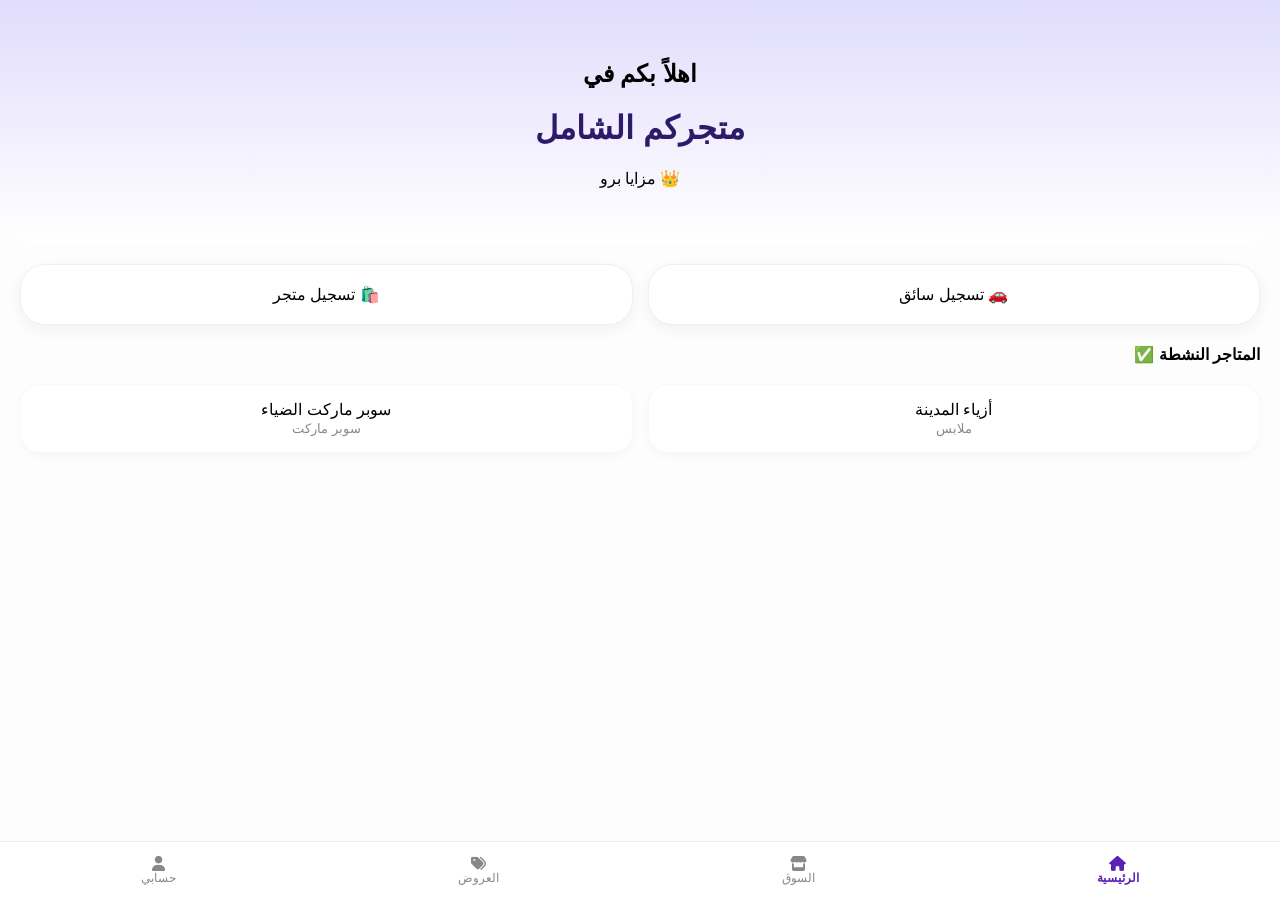
<file: templates/index.html>
<!DOCTYPE html>
<html lang="ar" dir="rtl">
<head>
    <meta charset="UTF-8">
    <meta name="viewport" content="width=device-width, initial-scale=1.0">
    <link rel="stylesheet" href="https://cdnjs.cloudflare.com/ajax/libs/font-awesome/6.0.0/css/all.min.css">
    <style>
        body { font-family: sans-serif; background: #fdfdfd; margin: 0; padding-bottom: 90px; }
        .hero { background: linear-gradient(180deg, #e0dcfc 0%, #ffffff 100%); padding: 40px 20px; text-align: center; border-radius: 0 0 40px 40px; }
        .grid-main { display: grid; grid-template-columns: 1fr 1fr; gap: 15px; padding: 20px; }
        .card-big { background: white; padding: 20px; border-radius: 25px; box-shadow: 0 5px 15px rgba(0,0,0,0.05); text-align: center; border: 1px solid #f0f0f0; }
        .store-grid { display: grid; grid-template-columns: 1fr 1fr; gap: 15px; padding: 20px; }
        .store-card { background: white; padding: 15px; border-radius: 20px; box-shadow: 0 3px 10px rgba(0,0,0,0.03); text-align: center; border: 1px solid #f9f9f9; }
        .nav-bar { position: fixed; bottom: 0; width: 100%; background: white; display: flex; justify-content: space-around; padding: 15px 0; border-top: 1px solid #eee; z-index: 1000; }
        .nav-item { text-align: center; color: #888; font-size: 12px; cursor: pointer; }
        .nav-item.active { color: #5b21b6; font-weight: bold; }
    </style>
</head>
<body>
    <div class="hero">
        <h2>اهلاً بكم في</h2>
        <h1 style="color: #2d1b69;">متجركم الشامل</h1>
        <p>👑 مزايا برو</p>
    </div>
    <div class="grid-main">
        <div class="card-big">🚗 تسجيل سائق</div>
        <div class="card-big">🛍️ تسجيل متجر</div>
    </div>
    <div style="padding: 0 20px; font-weight: bold;">المتاجر النشطة ✅</div>
    <div class="store-grid">
        <div class="store-card">أزياء المدينة<br><small style="color: #888;">ملابس</small></div>
        <div class="store-card">سوبر ماركت الضياء<br><small style="color: #888;">سوبر ماركت</small></div>
    </div>
    <div class="nav-bar">
        <div class="nav-item active"><i class="fas fa-home fa-lg"></i><br>الرئيسية</div>
        <div class="nav-item"><i class="fas fa-store fa-lg"></i><br>السوق</div>
        <div class="nav-item"><i class="fas fa-tags fa-lg"></i><br>العروض</div>
        <div class="nav-item"><i class="fas fa-user fa-lg"></i><br>حسابي</div>
    </div>
</body>
</html>
</file>
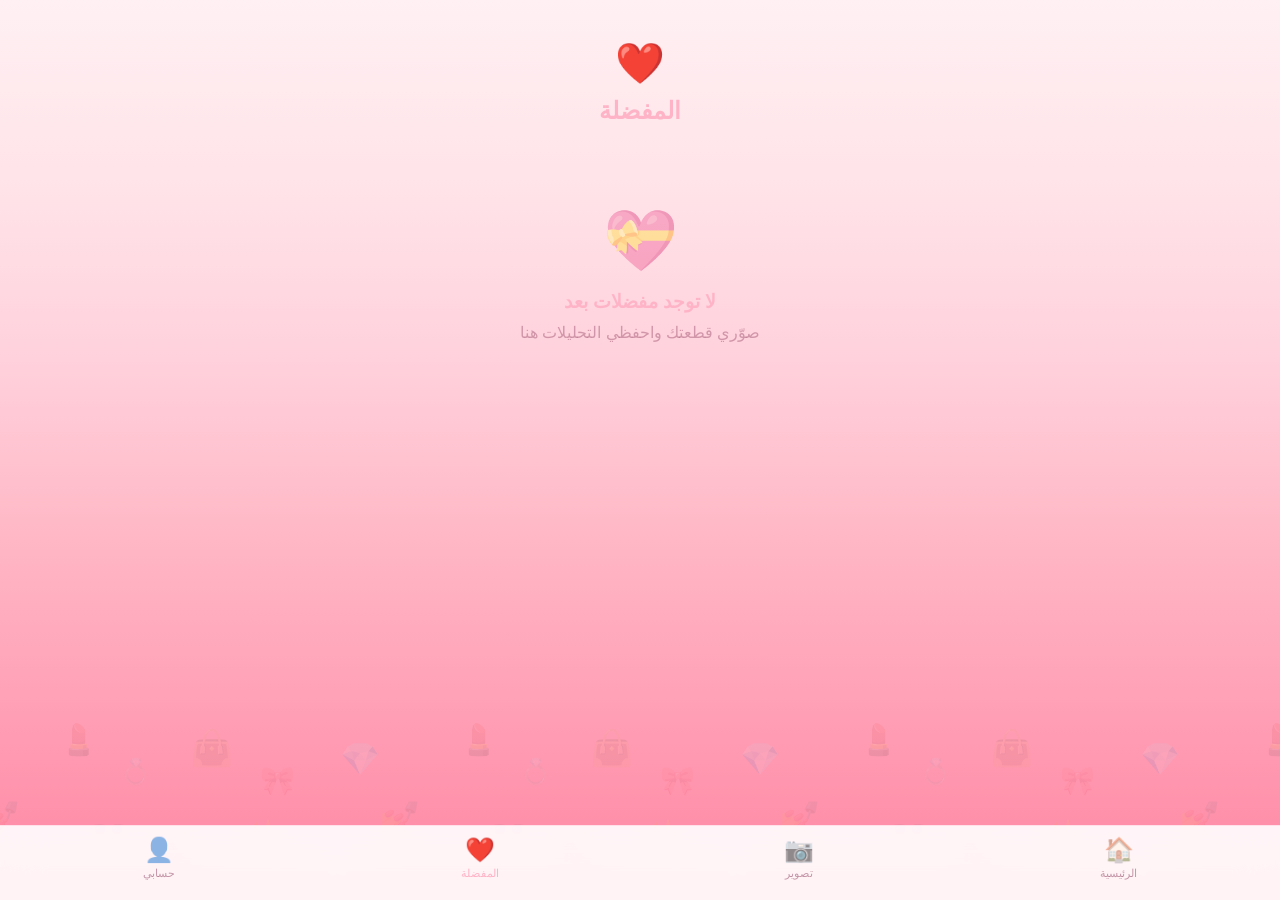
<file: favorites.html>
<!DOCTYPE html>
<html lang="ar" dir="rtl">
<head>
<meta charset="UTF-8">
<meta name="viewport" content="width=device-width, initial-scale=1.0">
<title>المفضلة - M&H</title>
<style>
* { margin: 0; padding: 0; box-sizing: border-box; }
body {
    font-family: 'Segoe UI', Tahoma, sans-serif;
    background: linear-gradient(180deg, #fff0f3 0%, #ffe4e9 20%, #ffd1dc 40%, #ffb7c5 60%, #ff9eb5 80%, #ff85a2 100%);
    min-height: 100vh;
    color: #8b3a5a;
    overflow-x: hidden;
    padding-bottom: 90px;
}
.bg-accessories {
    position: fixed;
    bottom: 0;
    left: 0;
    right: 0;
    height: 200px;
    background: url("data:image/svg+xml,%3Csvg xmlns='http://www.w3.org/2000/svg' viewBox='0 0 400 200'%3E%3Ctext x='20' y='50' font-size='30' opacity='0.1'%3E💄%3C/text%3E%3Ctext x='80' y='80' font-size='25' opacity='0.08'%3E💍%3C/text%3E%3Ctext x='150' y='60' font-size='35' opacity='0.1'%3E👜%3C/text%3E%3Ctext x='220' y='90' font-size='28' opacity='0.08'%3E🎀%3C/text%3E%3Ctext x='300' y='70' font-size='32' opacity='0.1'%3E💎%3C/text%3E%3Ctext x='50' y='140' font-size='30' opacity='0.08'%3E🕶️%3C/text%3E%3Ctext x='120' y='160' font-size='26' opacity='0.1'%3E👠%3C/text%3E%3Ctext x='200' y='150' font-size='35' opacity='0.08'%3E✨%3C/text%3E%3Ctext x='280' y='170' font-size='28' opacity='0.1'%3E🌸%3C/text%3E%3Ctext x='340' y='130' font-size='32' opacity='0.08'%3E💅%3C/text%3E%3C/svg%3E") repeat-x bottom;
    pointer-events: none;
    z-index: 0;
}
.container { max-width: 420px; margin: 0 auto; padding: 20px 15px; position: relative; z-index: 1; }
.header { text-align: center; padding: 20px 0; }
.header h1 { font-size: 24px; color: #ffb3c6; }
.header .heart-big { font-size: 40px; display: block; margin-bottom: 10px; }
.empty-state { text-align: center; padding: 60px 20px; color: rgba(139,58,90,0.4); }
.empty-state .icon { font-size: 60px; margin-bottom: 15px; display: block; }
.empty-state h3 { color: #ffb3c6; margin-bottom: 10px; }
.favorites-list { display: flex; flex-direction: column; gap: 15px; }
.fav-card {
    background: rgba(255,255,255,0.7);
    backdrop-filter: blur(10px);
    border-radius: 20px;
    padding: 18px;
    border: 1px solid rgba(255,179,198,0.3);
    position: relative;
}
.fav-card .fav-date { color: rgba(139,58,90,0.4); font-size: 11px; margin-bottom: 8px; }
.fav-card .fav-content { color: rgba(139,58,90,0.85); font-size: 13px; line-height: 1.8; max-height: 100px; overflow: hidden; }
.fav-card .fav-actions { display: flex; gap: 10px; margin-top: 12px; }
.fav-card .fav-actions button { flex: 1; padding: 10px; border: none; border-radius: 12px; font-size: 12px; font-weight: 600; cursor: pointer; }
.btn-view { background: linear-gradient(135deg, #ff6b9d, #c44569); color: white; }
.btn-delete { background: rgba(255,255,255,0.6); color: #ff6b6b; }
.nav-bar {
    position: fixed;
    bottom: 0;
    left: 0;
    right: 0;
    background: rgba(255,255,255,0.9);
    backdrop-filter: blur(20px);
    display: flex;
    justify-content: space-around;
    padding: 10px 0 20px;
    border-top: 1px solid rgba(255,179,198,0.3);
    z-index: 100;
}
.nav-item { text-align: center; color: rgba(139,58,90,0.5); text-decoration: none; font-size: 11px; transition: all 0.3s; }
.nav-item.active { color: #ffb3c6; }
.nav-item span { font-size: 24px; display: block; margin-bottom: 3px; }
</style>
</head>
<body>
<div class="bg-accessories"></div>
<div class="container">
    <div class="header">
        <span class="heart-big">❤️</span>
        <h1>المفضلة</h1>
    </div>
    <div id="favoritesContainer">
        <div class="empty-state" id="emptyState">
            <span class="icon">💝</span>
            <h3>لا توجد مفضلات بعد</h3>
            <p>صوّري قطعتك واحفظي التحليلات هنا</p>
        </div>
        <div class="favorites-list" id="favoritesList" style="display:none;"></div>
    </div>
</div>
<nav class="nav-bar">
    <a href="home.html" class="nav-item"><span>🏠</span>الرئيسية</a>
    <a href="camera.html" class="nav-item"><span>📷</span>تصوير</a>
    <a href="favorites.html" class="nav-item active"><span>❤️</span>المفضلة</a>
    <a href="profile.html" class="nav-item"><span>👤</span>حسابي</a>
</nav>
<script>
function loadFavorites() {
    const favorites = JSON.parse(localStorage.getItem('mh_favorites') || '[]');
    const emptyState = document.getElementById('emptyState');
    const list = document.getElementById('favoritesList');
    if (favorites.length === 0) {
        emptyState.style.display = 'block';
        list.style.display = 'none';
        return;
    }
    emptyState.style.display = 'none';
    list.style.display = 'flex';
    list.innerHTML = '';
    favorites.reverse().forEach((fav, index) => {
        const card = document.createElement('div');
        card.className = 'fav-card';
        card.innerHTML = `
            <div class="fav-date">📅 ${fav.date || 'غير معروف'}</div>
            <div class="fav-content">${fav.content ? fav.content.substring(0, 150) + '...' : 'تحليل قطعة ملابس'}</div>
            <div class="fav-actions">
                <button class="btn-view" onclick="viewFavorite(${favorites.length - 1 - index})">👁️ عرض</button>
                <button class="btn-delete" onclick="deleteFavorite(${favorites.length - 1 - index})">🗑️ حذف</button>
            </div>
        `;
        list.appendChild(card);
    });
}
function deleteFavorite(index) {
    let favorites = JSON.parse(localStorage.getItem('mh_favorites') || '[]');
    favorites.splice(index, 1);
    localStorage.setItem('mh_favorites', JSON.stringify(favorites));
    loadFavorites();
}
function viewFavorite(index) {
    let favorites = JSON.parse(localStorage.getItem('mh_favorites') || '[]');
    const fav = favorites[index];
    if (fav) { alert(fav.content || 'لا يوجد محتوى'); }
}
loadFavorites();
</script>
</body>
</html>
</file>
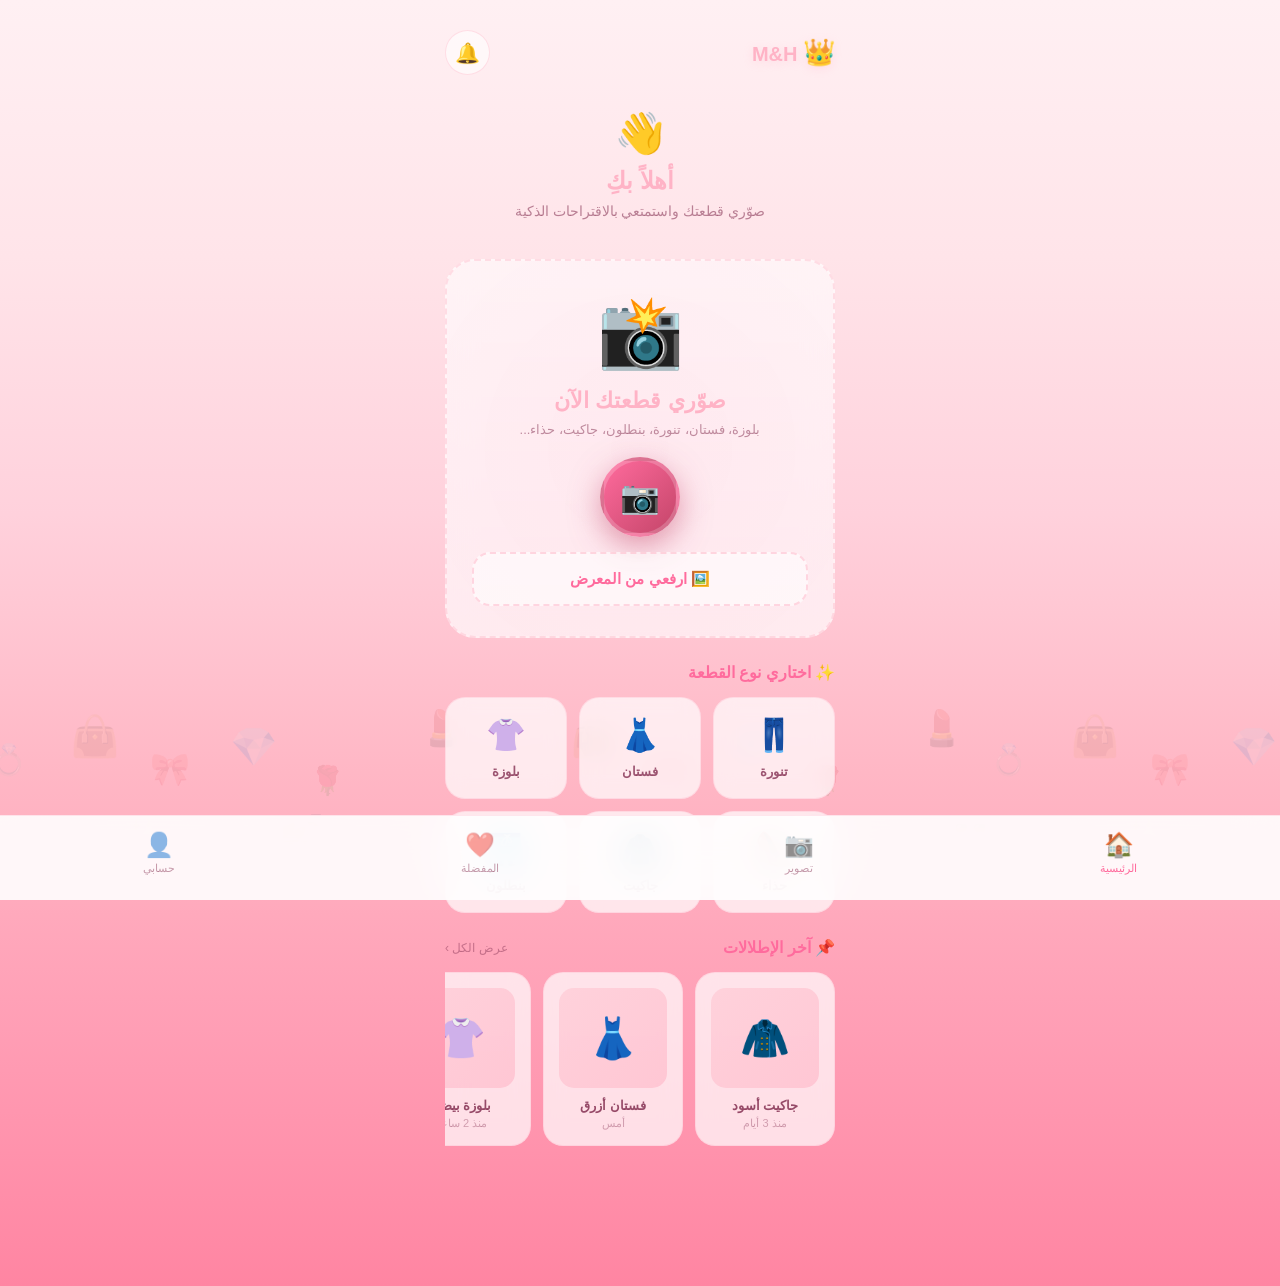
<file: home.html>
<!DOCTYPE html>
<html lang="ar" dir="rtl">
<head>
<meta charset="UTF-8">
<meta name="viewport" content="width=device-width, initial-scale=1.0">
<title>M&H - لمسة أناقة</title>
<style>
* { margin: 0; padding: 0; box-sizing: border-box; }
body {
    font-family: 'Segoe UI', Tahoma, sans-serif;
    background: linear-gradient(180deg, #fff0f3 0%, #ffe4e9 20%, #ffd1dc 40%, #ffb7c5 60%, #ff9eb5 80%, #ff85a2 100%);
    min-height: 100vh;
    color: #8b3a5a;
    overflow-x: hidden;
    padding-bottom: 90px;
}
.bg-accessories {
    position: fixed;
    bottom: 0;
    left: 0;
    right: 0;
    height: 220px;
    background: url("data:image/svg+xml,%3Csvg xmlns='http://www.w3.org/2000/svg' viewBox='0 0 500 220'%3E%3Ctext x='30' y='60' font-size='35' opacity='0.12'%3E💄%3C/text%3E%3Ctext x='100' y='90' font-size='30' opacity='0.1'%3E💍%3C/text%3E%3Ctext x='180' y='70' font-size='40' opacity='0.12'%3E👜%3C/text%3E%3Ctext x='260' y='100' font-size='32' opacity='0.1'%3E🎀%3C/text%3E%3Ctext x='340' y='80' font-size='38' opacity='0.12'%3E💎%3C/text%3E%3Ctext x='420' y='110' font-size='28' opacity='0.1'%3E🌹%3C/text%3E%3Ctext x='60' y='160' font-size='33' opacity='0.1'%3E🕶️%3C/text%3E%3Ctext x='140' y='180' font-size='30' opacity='0.12'%3E👠%3C/text%3E%3Ctext x='230' y='170' font-size='36' opacity='0.1'%3E✨%3C/text%3E%3Ctext x='310' y='190' font-size='32' opacity='0.12'%3E🌸%3C/text%3E%3Ctext x='390' y='165' font-size='35' opacity='0.1'%3E💅%3C/text%3E%3Ctext x='460' y='185' font-size='28' opacity='0.1'%3E👑%3C/text%3E%3C/svg%3E") repeat-x bottom;
    pointer-events: none;
    z-index: 0;
}
.container { max-width: 420px; margin: 0 auto; padding: 15px; position: relative; z-index: 1; }
.header { display: flex; justify-content: space-between; align-items: center; padding: 15px 0; }
.header .logo { font-size: 20px; font-weight: 900; color: #ffb3c6; text-shadow: 0 2px 10px rgba(255,179,198,0.3); }
.header .logo span { font-size: 26px; }
.header .notif-btn { width: 45px; height: 45px; border-radius: 50%; background: rgba(255,255,255,0.6); border: 1px solid rgba(255,179,198,0.4); color: #ffb3c6; font-size: 20px; display: flex; align-items: center; justify-content: center; cursor: pointer; }
.welcome-section { text-align: center; padding: 20px 0; }
.welcome-section .wave { font-size: 40px; margin-bottom: 10px; display: block; }
.welcome-section h1 { font-size: 24px; color: #ffb3c6; margin-bottom: 8px; }
.welcome-section p { color: rgba(139,58,90,0.6); font-size: 14px; }
.camera-main { background: rgba(255,255,255,0.7); backdrop-filter: blur(15px); border-radius: 30px; padding: 30px 25px; margin: 20px 0; border: 2px dashed rgba(255,179,198,0.4); text-align: center; position: relative; overflow: hidden; }
.camera-main::before { content: ''; position: absolute; top: -50%; left: -50%; width: 200%; height: 200%; background: radial-gradient(circle, rgba(255,107,157,0.08) 0%, transparent 70%); animation: pulse 3s ease-in-out infinite; }
@keyframes pulse { 0%, 100% { transform: scale(1); opacity: 0.5; } 50% { transform: scale(1.1); opacity: 1; } }
.camera-main .camera-big { font-size: 70px; margin-bottom: 15px; display: block; position: relative; z-index: 1; }
.camera-main h2 { color: #ffb3c6; font-size: 22px; margin-bottom: 8px; position: relative; z-index: 1; }
.camera-main p { color: rgba(139,58,90,0.55); font-size: 13px; margin-bottom: 20px; position: relative; z-index: 1; }
.camera-main .btn-snap { width: 80px; height: 80px; border-radius: 50%; background: linear-gradient(135deg, #ff6b9d, #c44569); border: 4px solid rgba(255,255,255,0.2); color: white; font-size: 32px; cursor: pointer; position: relative; z-index: 1; box-shadow: 0 10px 30px rgba(196,69,105,0.5); transition: all 0.3s ease; }
.camera-main .btn-snap:active { transform: scale(0.92); box-shadow: 0 5px 15px rgba(196,69,105,0.3); }
.gallery-btn { display: block; width: 100%; padding: 16px; margin-top: 15px; background: rgba(255,255,255,0.6); border: 2px dashed rgba(255,179,198,0.5); border-radius: 18px; color: #ff6b9d; font-size: 15px; font-weight: 600; text-align: center; cursor: pointer; position: relative; z-index: 1; transition: all 0.3s; }
.gallery-btn:hover { background: rgba(255,255,255,0.8); border-color: rgba(255,179,198,0.7); }
.categories-section { margin: 25px 0; }
.categories-section h3 { color: #ff6b9d; font-size: 16px; margin-bottom: 15px; display: flex; align-items: center; gap: 8px; }
.categories-grid { display: grid; grid-template-columns: repeat(3, 1fr); gap: 12px; }
.category-card { background: rgba(255,255,255,0.7); backdrop-filter: blur(10px); border-radius: 20px; padding: 18px 10px; text-align: center; border: 1px solid rgba(255,179,198,0.3); cursor: pointer; transition: all 0.3s ease; }
.category-card:hover, .category-card.active { background: rgba(255,107,157,0.2); border-color: rgba(255,179,198,0.5); transform: translateY(-3px); }
.category-card .icon { font-size: 32px; display: block; margin-bottom: 8px; }
.category-card .name { color: rgba(139,58,90,0.85); font-size: 13px; font-weight: 600; }
.outfits-section { margin: 25px 0; }
.outfits-header { display: flex; justify-content: space-between; align-items: center; margin-bottom: 15px; }
.outfits-header h3 { color: #ff6b9d; font-size: 16px; display: flex; align-items: center; gap: 8px; }
.outfits-header .view-all { color: rgba(139,58,90,0.5); font-size: 12px; text-decoration: none; }
.outfits-scroll { display: flex; gap: 12px; overflow-x: auto; padding-bottom: 10px; scrollbar-width: none; }
.outfits-scroll::-webkit-scrollbar { display: none; }
.outfit-card { min-width: 140px; background: rgba(255,255,255,0.7); backdrop-filter: blur(10px); border-radius: 20px; padding: 15px; text-align: center; border: 1px solid rgba(255,179,198,0.3); }
.outfit-card .outfit-img { width: 100%; height: 100px; background: linear-gradient(135deg, rgba(255,183,197,0.4), rgba(255,158,181,0.4)); border-radius: 15px; display: flex; align-items: center; justify-content: center; font-size: 40px; margin-bottom: 10px; }
.outfit-card .outfit-name { color: rgba(139,58,90,0.9); font-size: 13px; font-weight: 600; margin-bottom: 4px; }
.outfit-card .outfit-time { color: rgba(139,58,90,0.4); font-size: 11px; }
.nav-bar { position: fixed; bottom: 0; left: 0; right: 0; background: rgba(255,255,255,0.9); backdrop-filter: blur(20px); display: flex; justify-content: space-around; padding: 10px 0 20px; border-top: 1px solid rgba(255,179,198,0.3); z-index: 100; }
.nav-item { text-align: center; color: rgba(139,58,90,0.5); text-decoration: none; font-size: 11px; transition: all 0.3s; padding: 5px 10px; }
.nav-item.active { color: #ff6b9d; }
.nav-item span { font-size: 24px; display: block; margin-bottom: 3px; }
</style>
</head>
<body>
<div class="bg-accessories"></div>
<div class="container">
    <div class="header">
        <div class="logo"><span>👑</span> M&H</div>
        <div class="notif-btn">🔔</div>
    </div>
    <div class="welcome-section">
        <span class="wave">👋</span>
        <h1>أهلاً بكِ</h1>
        <p>صوّري قطعتك واستمتعي بالاقتراحات الذكية</p>
    </div>
    <div class="camera-main">
        <span class="camera-big">📸</span>
        <h2>صوّري قطعتك الآن</h2>
        <p>بلوزة، فستان، تنورة، بنطلون، جاكيت، حذاء...</p>
        <button class="btn-snap" onclick="goToCamera()">📷</button>
        <button class="gallery-btn" onclick="goToCamera()">🖼️ ارفعي من المعرض</button>
    </div>
    <div class="categories-section">
        <h3>✨ اختاري نوع القطعة</h3>
        <div class="categories-grid">
            <div class="category-card" onclick="selectCategory('تنورة')"><span class="icon">👖</span><span class="name">تنورة</span></div>
            <div class="category-card" onclick="selectCategory('فستان')"><span class="icon">👗</span><span class="name">فستان</span></div>
            <div class="category-card" onclick="selectCategory('بلوزة')"><span class="icon">👚</span><span class="name">بلوزة</span></div>
            <div class="category-card" onclick="selectCategory('حذاء')"><span class="icon">👠</span><span class="name">حذاء</span></div>
            <div class="category-card" onclick="selectCategory('جاكيت')"><span class="icon">🧥</span><span class="name">جاكيت</span></div>
            <div class="category-card" onclick="selectCategory('بنطلون')"><span class="icon">🩳</span><span class="name">بنطلون</span></div>
        </div>
    </div>
    <div class="outfits-section">
        <div class="outfits-header">
            <h3>📌 آخر الإطلالات</h3>
            <a href="#" class="view-all">عرض الكل ›</a>
        </div>
        <div class="outfits-scroll">
            <div class="outfit-card"><div class="outfit-img">🧥</div><div class="outfit-name">جاكيت أسود</div><div class="outfit-time">منذ 3 أيام</div></div>
            <div class="outfit-card"><div class="outfit-img">👗</div><div class="outfit-name">فستان أزرق</div><div class="outfit-time">أمس</div></div>
            <div class="outfit-card"><div class="outfit-img">👚</div><div class="outfit-name">بلوزة بيضاء</div><div class="outfit-time">منذ 2 ساعة</div></div>
        </div>
    </div>
</div>
<nav class="nav-bar">
    <a href="home.html" class="nav-item active"><span>🏠</span>الرئيسية</a>
    <a href="camera.html" class="nav-item"><span>📷</span>تصوير</a>
    <a href="favorites.html" class="nav-item"><span>❤️</span>المفضلة</a>
    <a href="profile.html" class="nav-item"><span>👤</span>حسابي</a>
</nav>
<script>
function goToCamera() { window.location.href = 'camera.html'; }
function selectCategory(cat) { localStorage.setItem('selectedCategory', cat); window.location.href = 'camera.html'; }
</script>
</body>
</html>
</file>
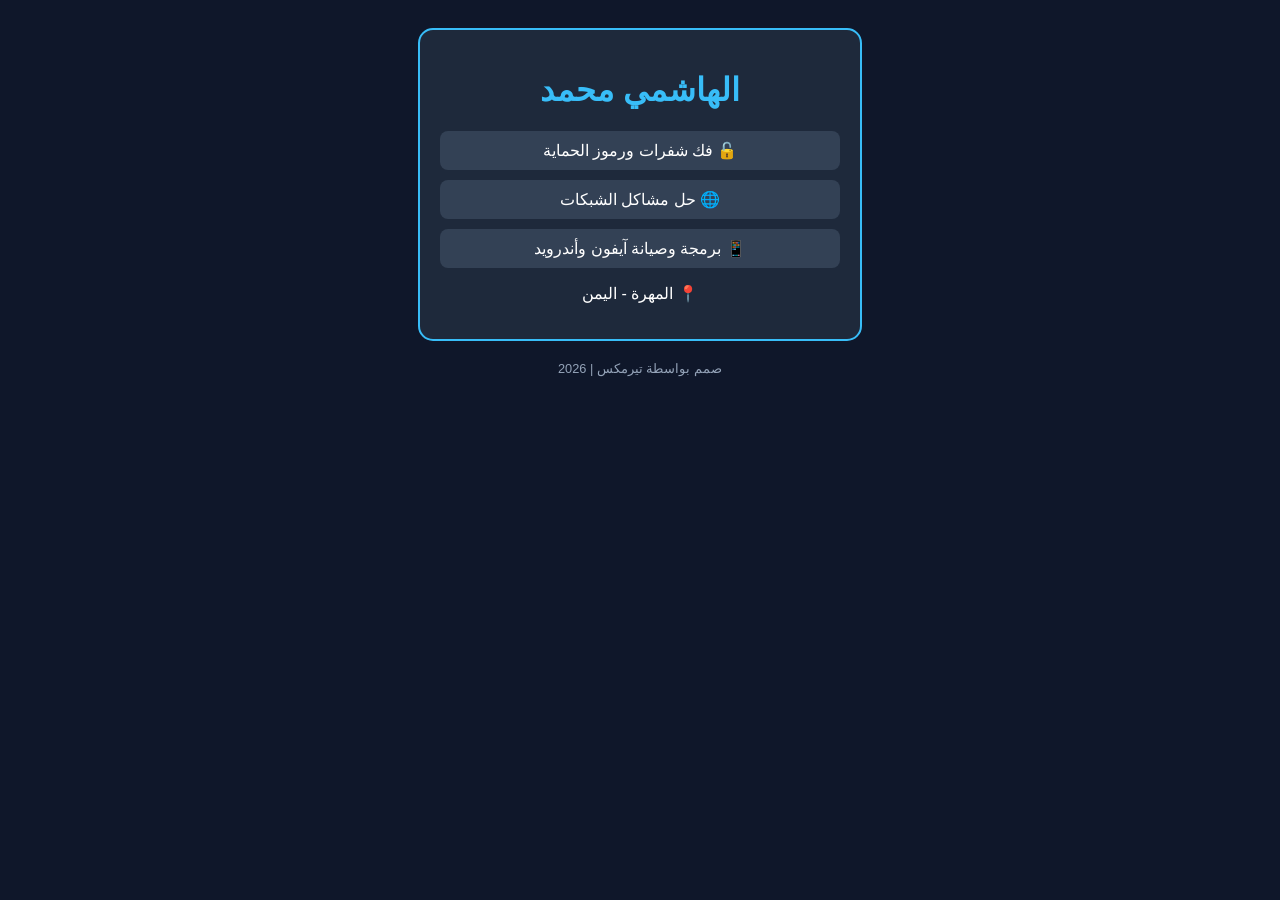
<file: rashid.html>
<!DOCTYPE html>
<html lang="ar" dir="rtl">
<head>
    <meta charset="UTF-8">
    <title>الهاشمي محمد - خدمات السوفت وير</title>
    <style>
        body { font-family: Arial; background-color: #0f172a; color: white; text-align: center; padding: 20px; }
        .card { background: #1e293b; padding: 20px; border-radius: 15px; border: 2px solid #38bdf8; max-width: 400px; margin: auto; }
        h1 { color: #38bdf8; }
        .service-item { background: #334155; margin: 10px 0; padding: 10px; border-radius: 8px; }
        .footer { margin-top: 20px; font-size: 0.8rem; color: #94a3b8; }
    </style>
</head>
<body>
    <div class="card">
        <h1>الهاشمي محمد</h1>
        <div class="service-item">🔓 فك شفرات ورموز الحماية</div>
        <div class="service-item">🌐 حل مشاكل الشبكات</div>
        <div class="service-item">📱 برمجة وصيانة آيفون وأندرويد</div>
        <p>📍 المهرة - اليمن</p>
    </div>
    <div class="footer">صمم بواسطة تيرمكس | 2026</div>
</body>
</html>
</file>
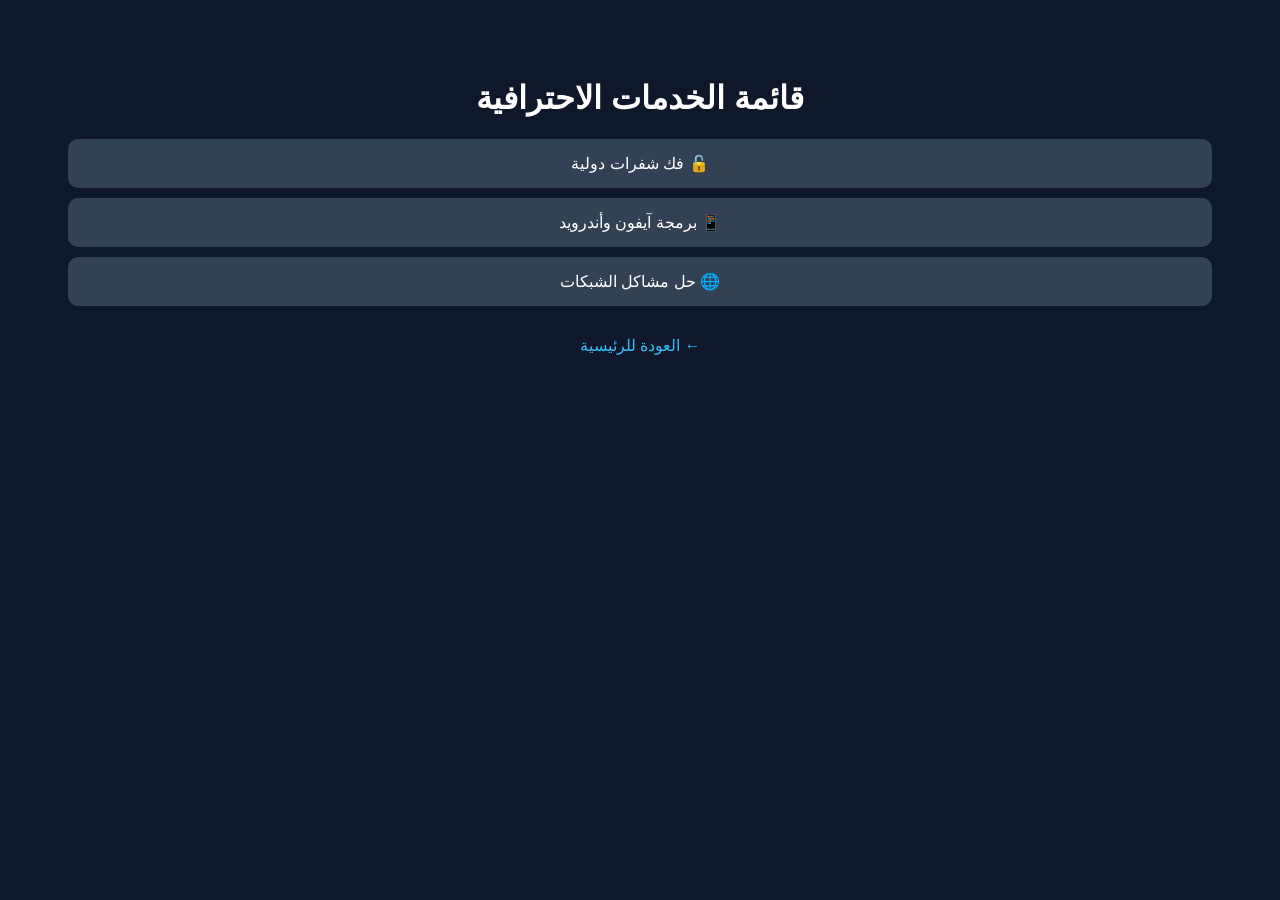
<file: services.html>
<!DOCTYPE html>
<html lang="ar" dir="rtl">
<head>
    <meta charset="UTF-8">
    <title>خدمات الهاشمي</title>
    <style>
        body { font-family: Arial; background: #0f172a; color: white; text-align: center; padding: 50px; }
        .service { background: #334155; padding: 15px; margin: 10px; border-radius: 10px; }
        .back { color: #38bdf8; text-decoration: none; display: block; margin-top: 30px; }
    </style>
</head>
<body>
    <h1>قائمة الخدمات الاحترافية</h1>
    <div class="service">🔓 فك شفرات دولية</div>
    <div class="service">📱 برمجة آيفون وأندرويد</div>
    <div class="service">🌐 حل مشاكل الشبكات</div>
    <a href="index.html" class="back">← العودة للرئيسية</a>
</body>
</html>
</file>
